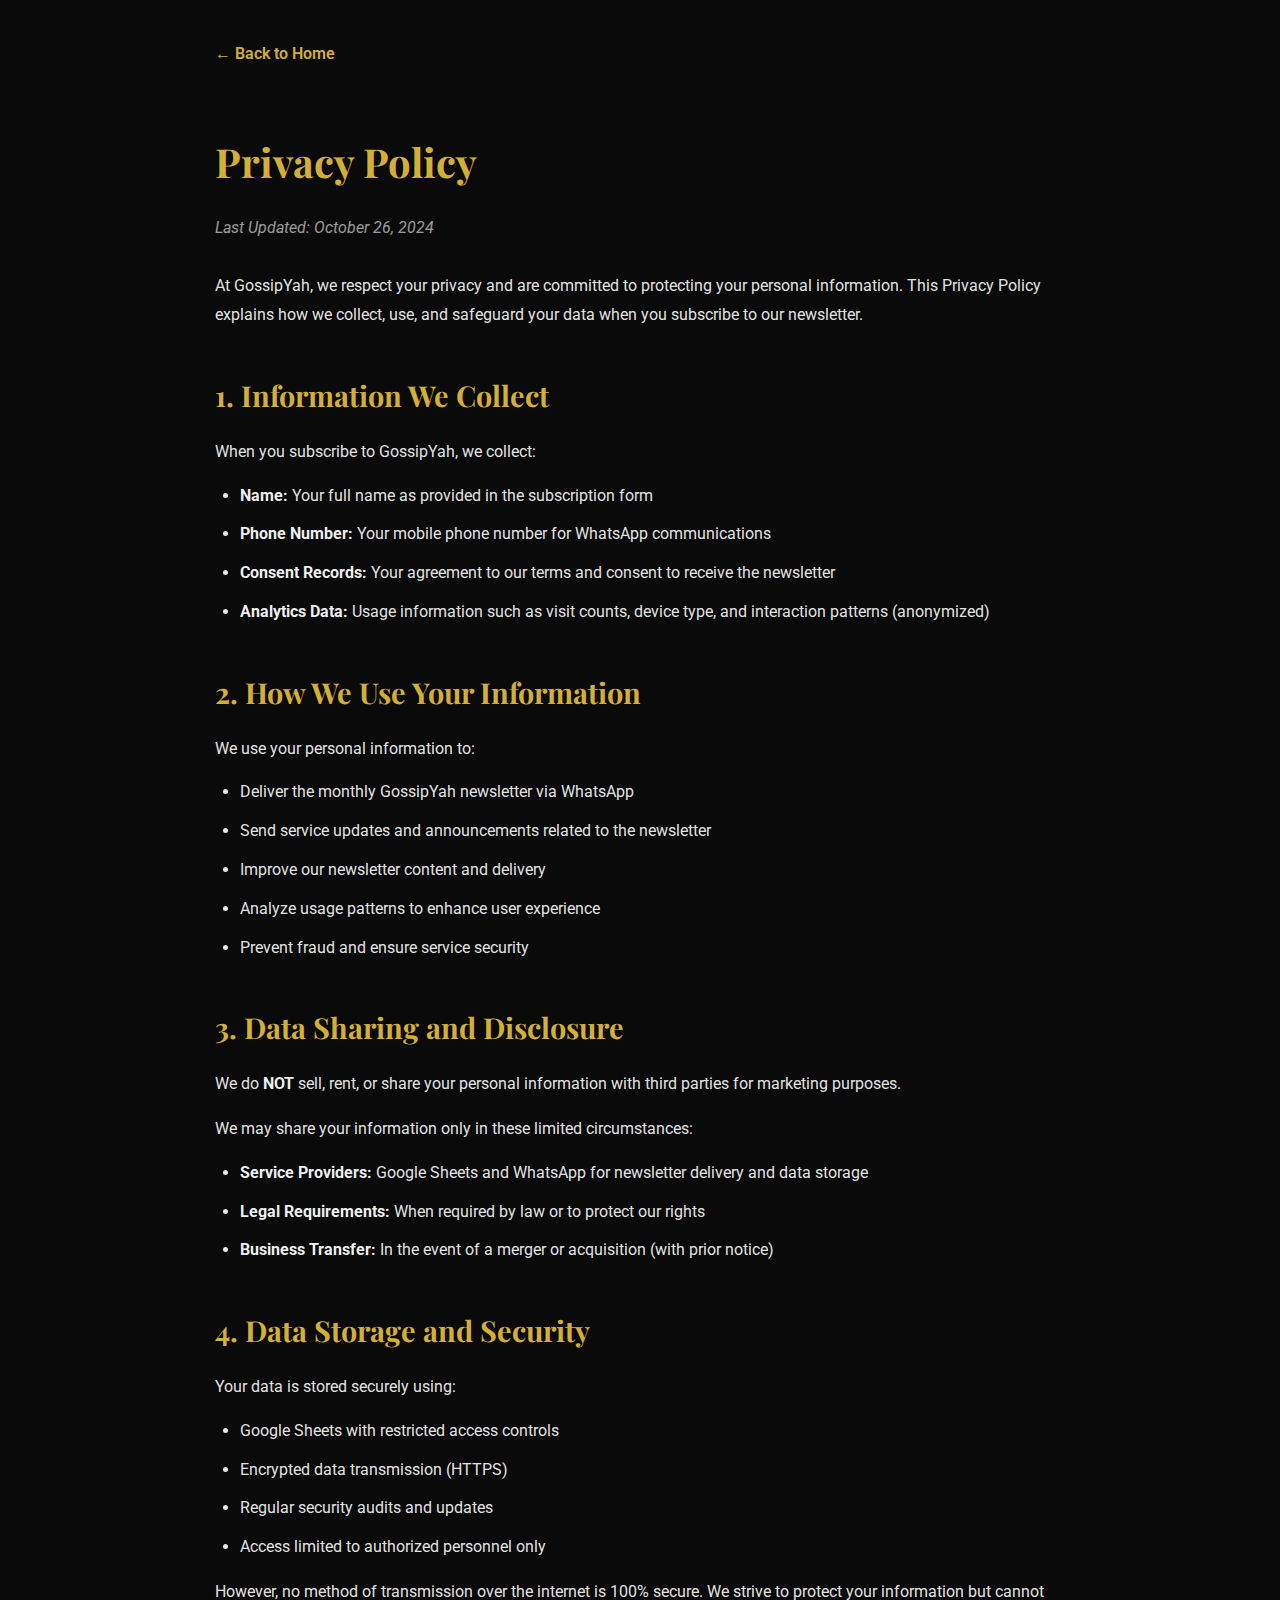
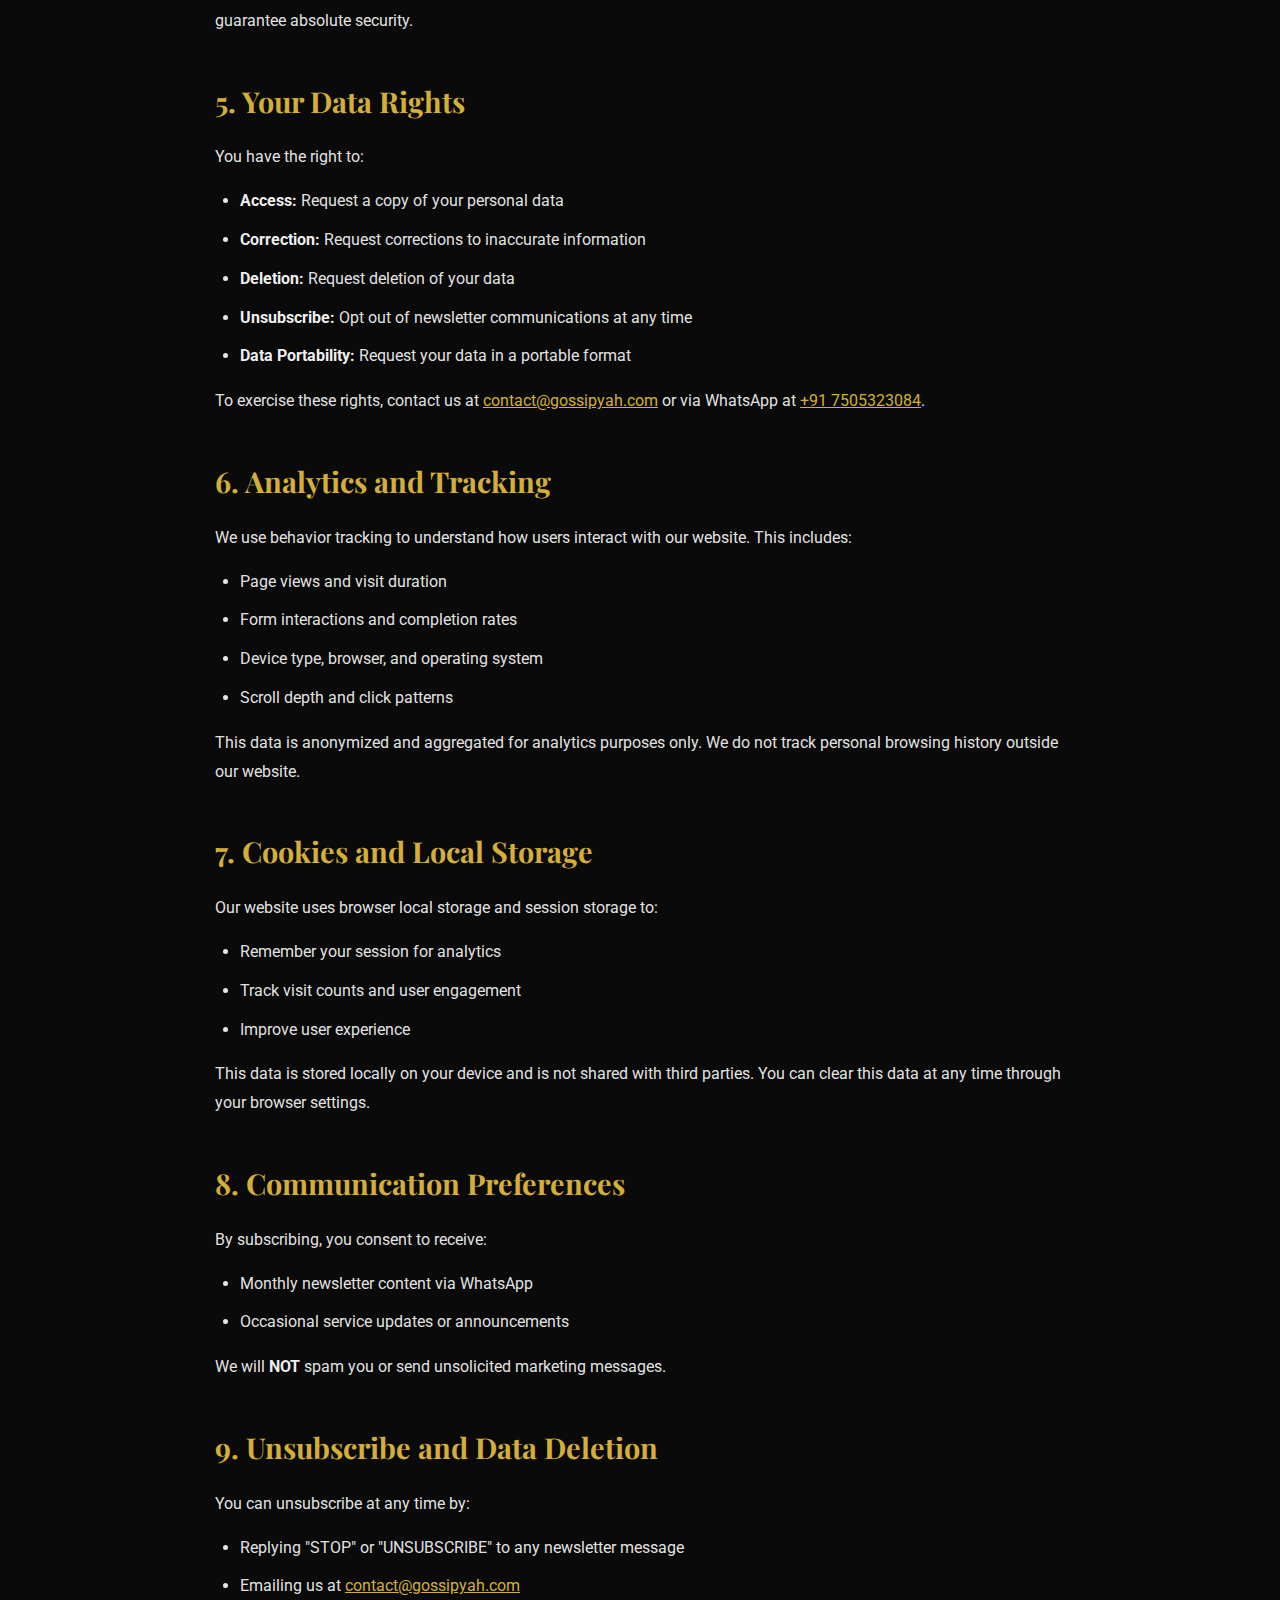
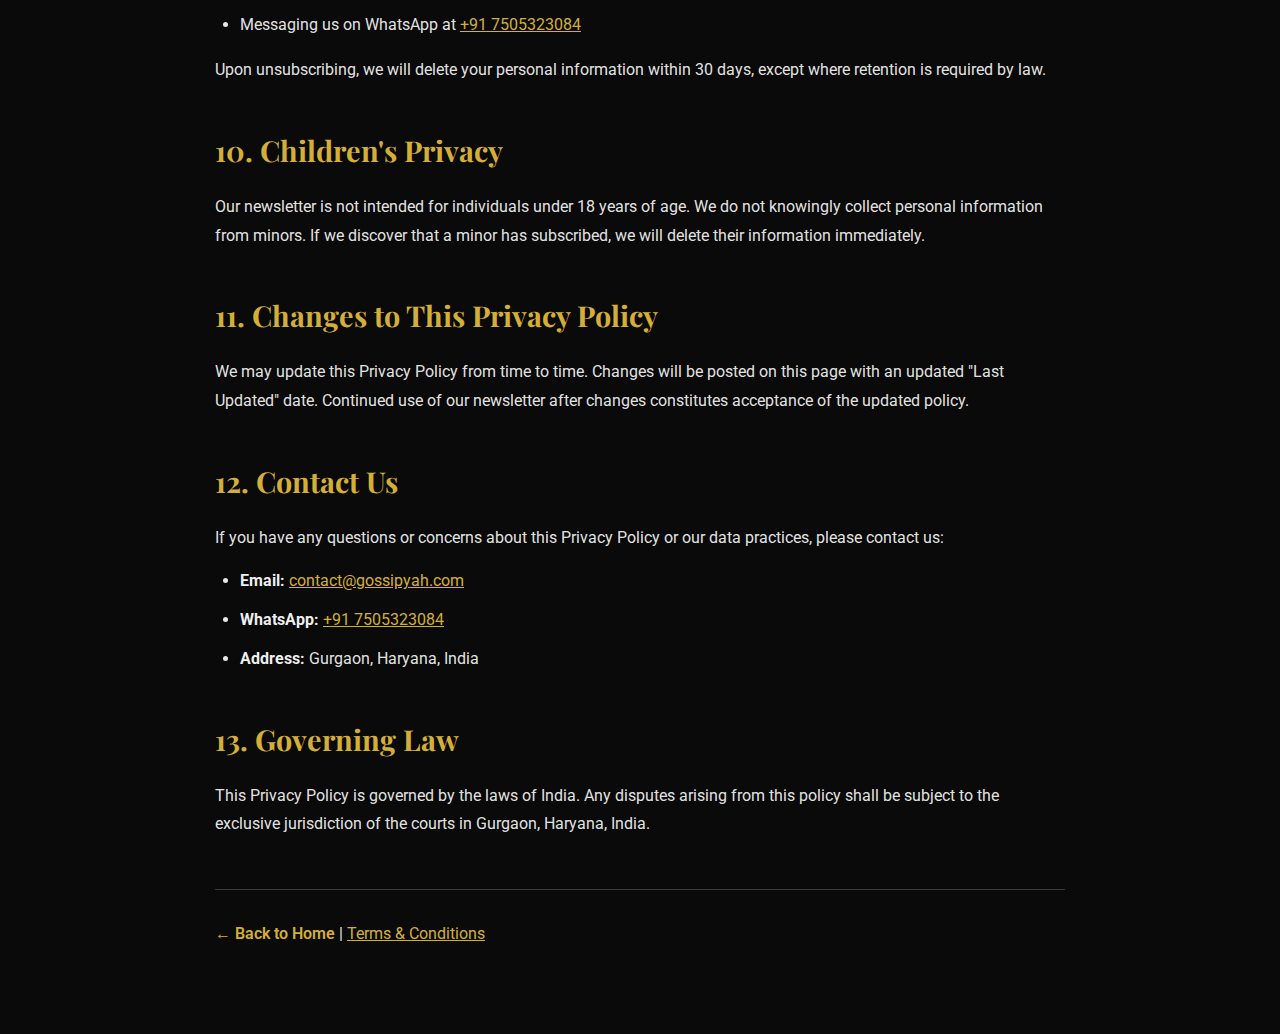
<file: privacy.html>
<!DOCTYPE html>
<html lang="en">
<head>
    <meta charset="UTF-8">
    <meta name="viewport" content="width=device-width, initial-scale=1.0">
    <title>Privacy Policy | GossipYah</title>
    <meta name="robots" content="noindex, nofollow">
    
    <link rel="preconnect" href="https://fonts.googleapis.com">
    <link rel="preconnect" href="https://fonts.gstatic.com" crossorigin>
    <link href="https://fonts.googleapis.com/css2?family=Playfair+Display:wght@400;700&family=Roboto:wght@300;400;600&display=swap" rel="stylesheet">
    
    <style>
        :root {
            --color-black: #0a0a0a;
            --color-white: #ffffff;
            --color-gold: #D4AF37;
            --font-heading: 'Playfair Display', serif;
            --font-body: 'Roboto', sans-serif;
        }
        
        * {
            box-sizing: border-box;
        }
        
        body {
            font-family: var(--font-body);
            background-color: var(--color-black);
            color: rgba(255, 255, 255, 0.9);
            line-height: 1.8;
            margin: 0;
            padding: 0;
        }
        
        .container {
            max-width: 900px;
            margin: 0 auto;
            padding: 40px 25px;
        }
        
        h1 {
            font-family: var(--font-heading);
            color: var(--color-gold);
            font-size: 2.5em;
            margin-bottom: 10px;
        }
        
        h2 {
            font-family: var(--font-heading);
            color: var(--color-gold);
            font-size: 1.8em;
            margin-top: 40px;
            margin-bottom: 15px;
        }
        
        h3 {
            color: rgba(255, 255, 255, 0.95);
            font-size: 1.3em;
            margin-top: 25px;
            margin-bottom: 10px;
        }
        
        p {
            margin-bottom: 15px;
        }
        
        ul {
            margin: 15px 0;
            padding-left: 25px;
        }
        
        li {
            margin-bottom: 10px;
        }
        
        a {
            color: var(--color-gold);
            text-decoration: underline;
        }
        
        a:hover {
            color: #FFD700;
        }
        
        .back-link {
            display: inline-block;
            margin-bottom: 30px;
            color: var(--color-gold);
            text-decoration: none;
            font-weight: 600;
        }
        
        .back-link:hover {
            text-decoration: underline;
        }
        
        .last-updated {
            color: rgba(255, 255, 255, 0.6);
            font-style: italic;
            margin-bottom: 30px;
        }
        
        strong {
            color: rgba(255, 255, 255, 0.95);
        }
    </style>
</head>
<body>
    <div class="container">
        <a href="index.html" class="back-link">← Back to Home</a>
        
        <h1>Privacy Policy</h1>
        <p class="last-updated">Last Updated: October 26, 2024</p>
        
        <p>At GossipYah, we respect your privacy and are committed to protecting your personal information. This Privacy Policy explains how we collect, use, and safeguard your data when you subscribe to our newsletter.</p>
        
        <h2>1. Information We Collect</h2>
        <p>When you subscribe to GossipYah, we collect:</p>
        <ul>
            <li><strong>Name:</strong> Your full name as provided in the subscription form</li>
            <li><strong>Phone Number:</strong> Your mobile phone number for WhatsApp communications</li>
            <li><strong>Consent Records:</strong> Your agreement to our terms and consent to receive the newsletter</li>
            <li><strong>Analytics Data:</strong> Usage information such as visit counts, device type, and interaction patterns (anonymized)</li>
        </ul>
        
        <h2>2. How We Use Your Information</h2>
        <p>We use your personal information to:</p>
        <ul>
            <li>Deliver the monthly GossipYah newsletter via WhatsApp</li>
            <li>Send service updates and announcements related to the newsletter</li>
            <li>Improve our newsletter content and delivery</li>
            <li>Analyze usage patterns to enhance user experience</li>
            <li>Prevent fraud and ensure service security</li>
        </ul>
        
        <h2>3. Data Sharing and Disclosure</h2>
        <p>We do <strong>NOT</strong> sell, rent, or share your personal information with third parties for marketing purposes.</p>
        <p>We may share your information only in these limited circumstances:</p>
        <ul>
            <li><strong>Service Providers:</strong> Google Sheets and WhatsApp for newsletter delivery and data storage</li>
            <li><strong>Legal Requirements:</strong> When required by law or to protect our rights</li>
            <li><strong>Business Transfer:</strong> In the event of a merger or acquisition (with prior notice)</li>
        </ul>
        
        <h2>4. Data Storage and Security</h2>
        <p>Your data is stored securely using:</p>
        <ul>
            <li>Google Sheets with restricted access controls</li>
            <li>Encrypted data transmission (HTTPS)</li>
            <li>Regular security audits and updates</li>
            <li>Access limited to authorized personnel only</li>
        </ul>
        <p>However, no method of transmission over the internet is 100% secure. We strive to protect your information but cannot guarantee absolute security.</p>
        
        <h2>5. Your Data Rights</h2>
        <p>You have the right to:</p>
        <ul>
            <li><strong>Access:</strong> Request a copy of your personal data</li>
            <li><strong>Correction:</strong> Request corrections to inaccurate information</li>
            <li><strong>Deletion:</strong> Request deletion of your data</li>
            <li><strong>Unsubscribe:</strong> Opt out of newsletter communications at any time</li>
            <li><strong>Data Portability:</strong> Request your data in a portable format</li>
        </ul>
        <p>To exercise these rights, contact us at <a href="mailto:contact@gossipyah.com">contact@gossipyah.com</a> or via WhatsApp at <a href="https://wa.me/917505323084">+91 7505323084</a>.</p>
        
        <h2>6. Analytics and Tracking</h2>
        <p>We use behavior tracking to understand how users interact with our website. This includes:</p>
        <ul>
            <li>Page views and visit duration</li>
            <li>Form interactions and completion rates</li>
            <li>Device type, browser, and operating system</li>
            <li>Scroll depth and click patterns</li>
        </ul>
        <p>This data is anonymized and aggregated for analytics purposes only. We do not track personal browsing history outside our website.</p>
        
        <h2>7. Cookies and Local Storage</h2>
        <p>Our website uses browser local storage and session storage to:</p>
        <ul>
            <li>Remember your session for analytics</li>
            <li>Track visit counts and user engagement</li>
            <li>Improve user experience</li>
        </ul>
        <p>This data is stored locally on your device and is not shared with third parties. You can clear this data at any time through your browser settings.</p>
        
        <h2>8. Communication Preferences</h2>
        <p>By subscribing, you consent to receive:</p>
        <ul>
            <li>Monthly newsletter content via WhatsApp</li>
            <li>Occasional service updates or announcements</li>
        </ul>
        <p>We will <strong>NOT</strong> spam you or send unsolicited marketing messages.</p>
        
        <h2>9. Unsubscribe and Data Deletion</h2>
        <p>You can unsubscribe at any time by:</p>
        <ul>
            <li>Replying "STOP" or "UNSUBSCRIBE" to any newsletter message</li>
            <li>Emailing us at <a href="mailto:contact@gossipyah.com">contact@gossipyah.com</a></li>
            <li>Messaging us on WhatsApp at <a href="https://wa.me/917505323084">+91 7505323084</a></li>
        </ul>
        <p>Upon unsubscribing, we will delete your personal information within 30 days, except where retention is required by law.</p>
        
        <h2>10. Children's Privacy</h2>
        <p>Our newsletter is not intended for individuals under 18 years of age. We do not knowingly collect personal information from minors. If we discover that a minor has subscribed, we will delete their information immediately.</p>
        
        <h2>11. Changes to This Privacy Policy</h2>
        <p>We may update this Privacy Policy from time to time. Changes will be posted on this page with an updated "Last Updated" date. Continued use of our newsletter after changes constitutes acceptance of the updated policy.</p>
        
        <h2>12. Contact Us</h2>
        <p>If you have any questions or concerns about this Privacy Policy or our data practices, please contact us:</p>
        <ul>
            <li><strong>Email:</strong> <a href="mailto:contact@gossipyah.com">contact@gossipyah.com</a></li>
            <li><strong>WhatsApp:</strong> <a href="https://wa.me/917505323084">+91 7505323084</a></li>
            <li><strong>Address:</strong> Gurgaon, Haryana, India</li>
        </ul>
        
        <h2>13. Governing Law</h2>
        <p>This Privacy Policy is governed by the laws of India. Any disputes arising from this policy shall be subject to the exclusive jurisdiction of the courts in Gurgaon, Haryana, India.</p>
        
        <hr style="border: 0; border-top: 1px solid rgba(255,255,255,0.2); margin: 50px 0 30px 0;">
        
        <p>
            <a href="index.html" class="back-link">← Back to Home</a> | 
            <a href="terms.html" style="color: var(--color-gold); text-decoration: underline;">Terms & Conditions</a>
        </p>
    </div>
</body>
</html>
</file>
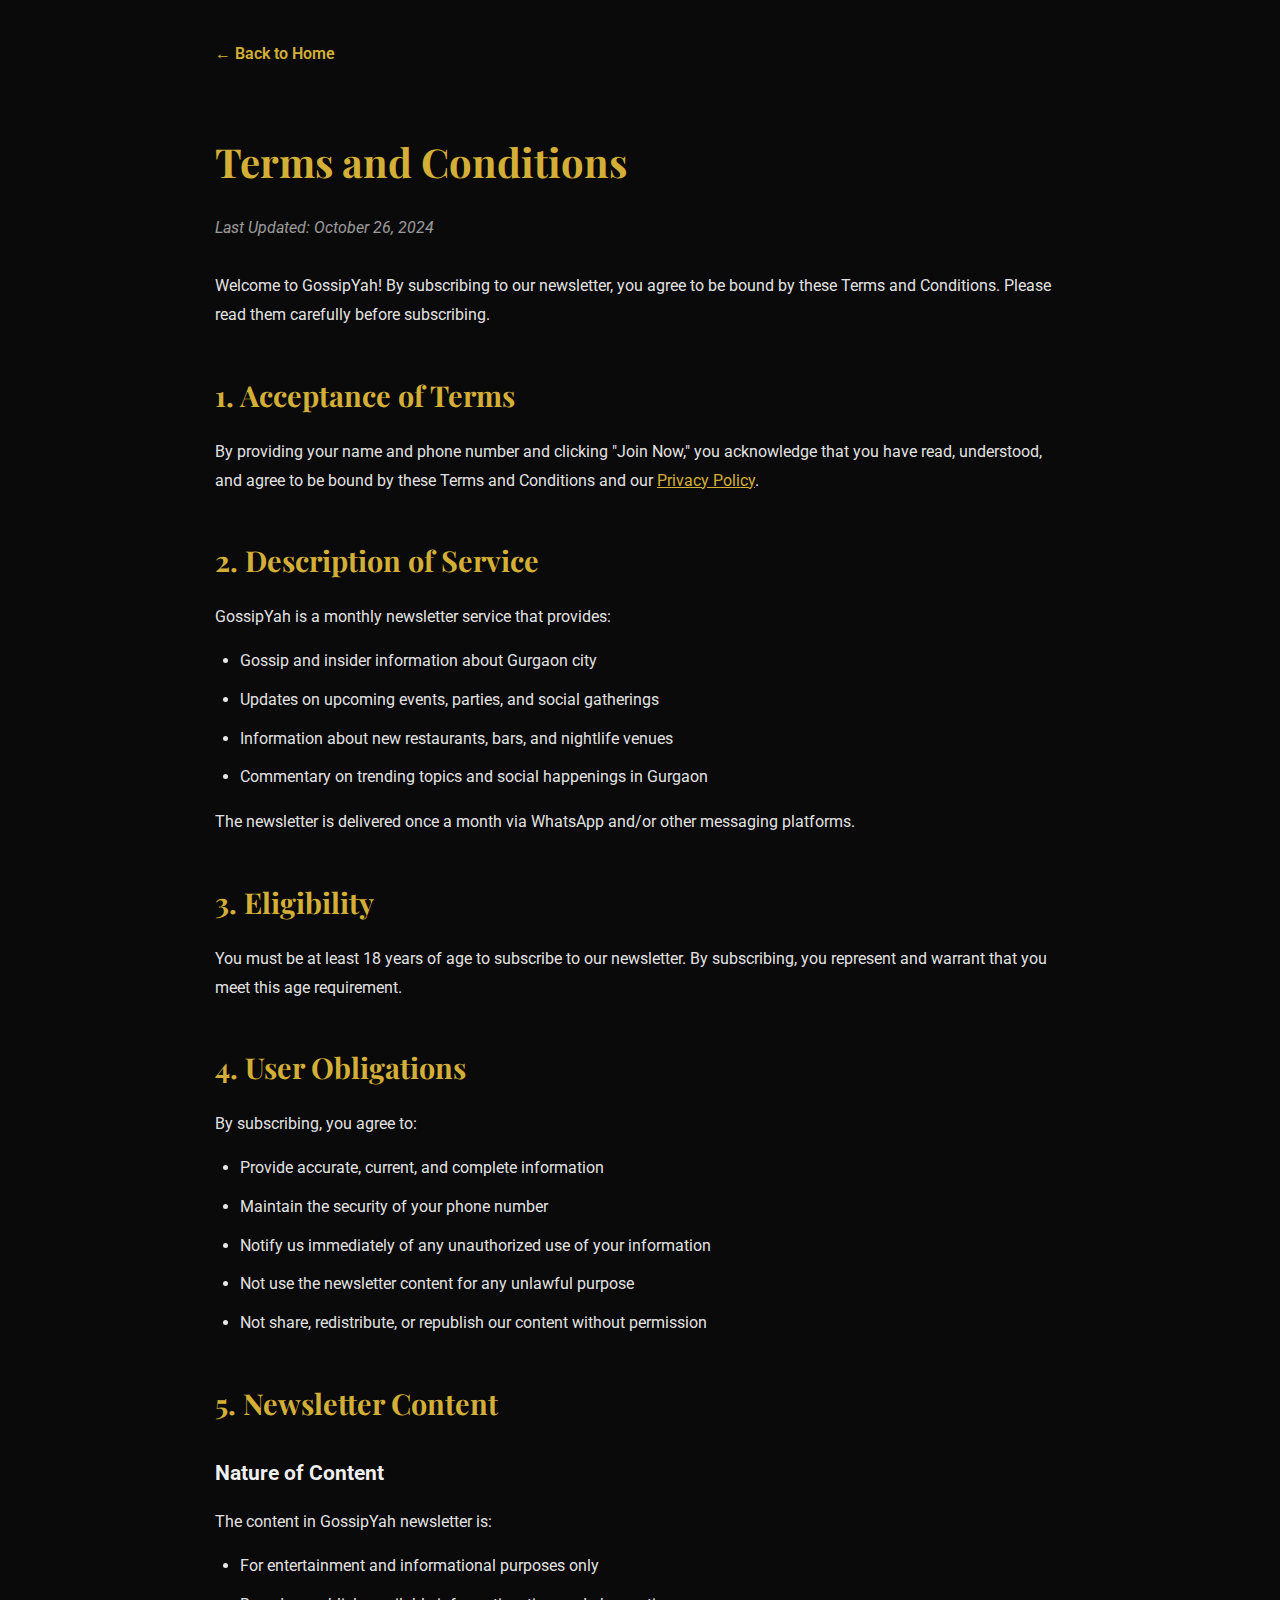
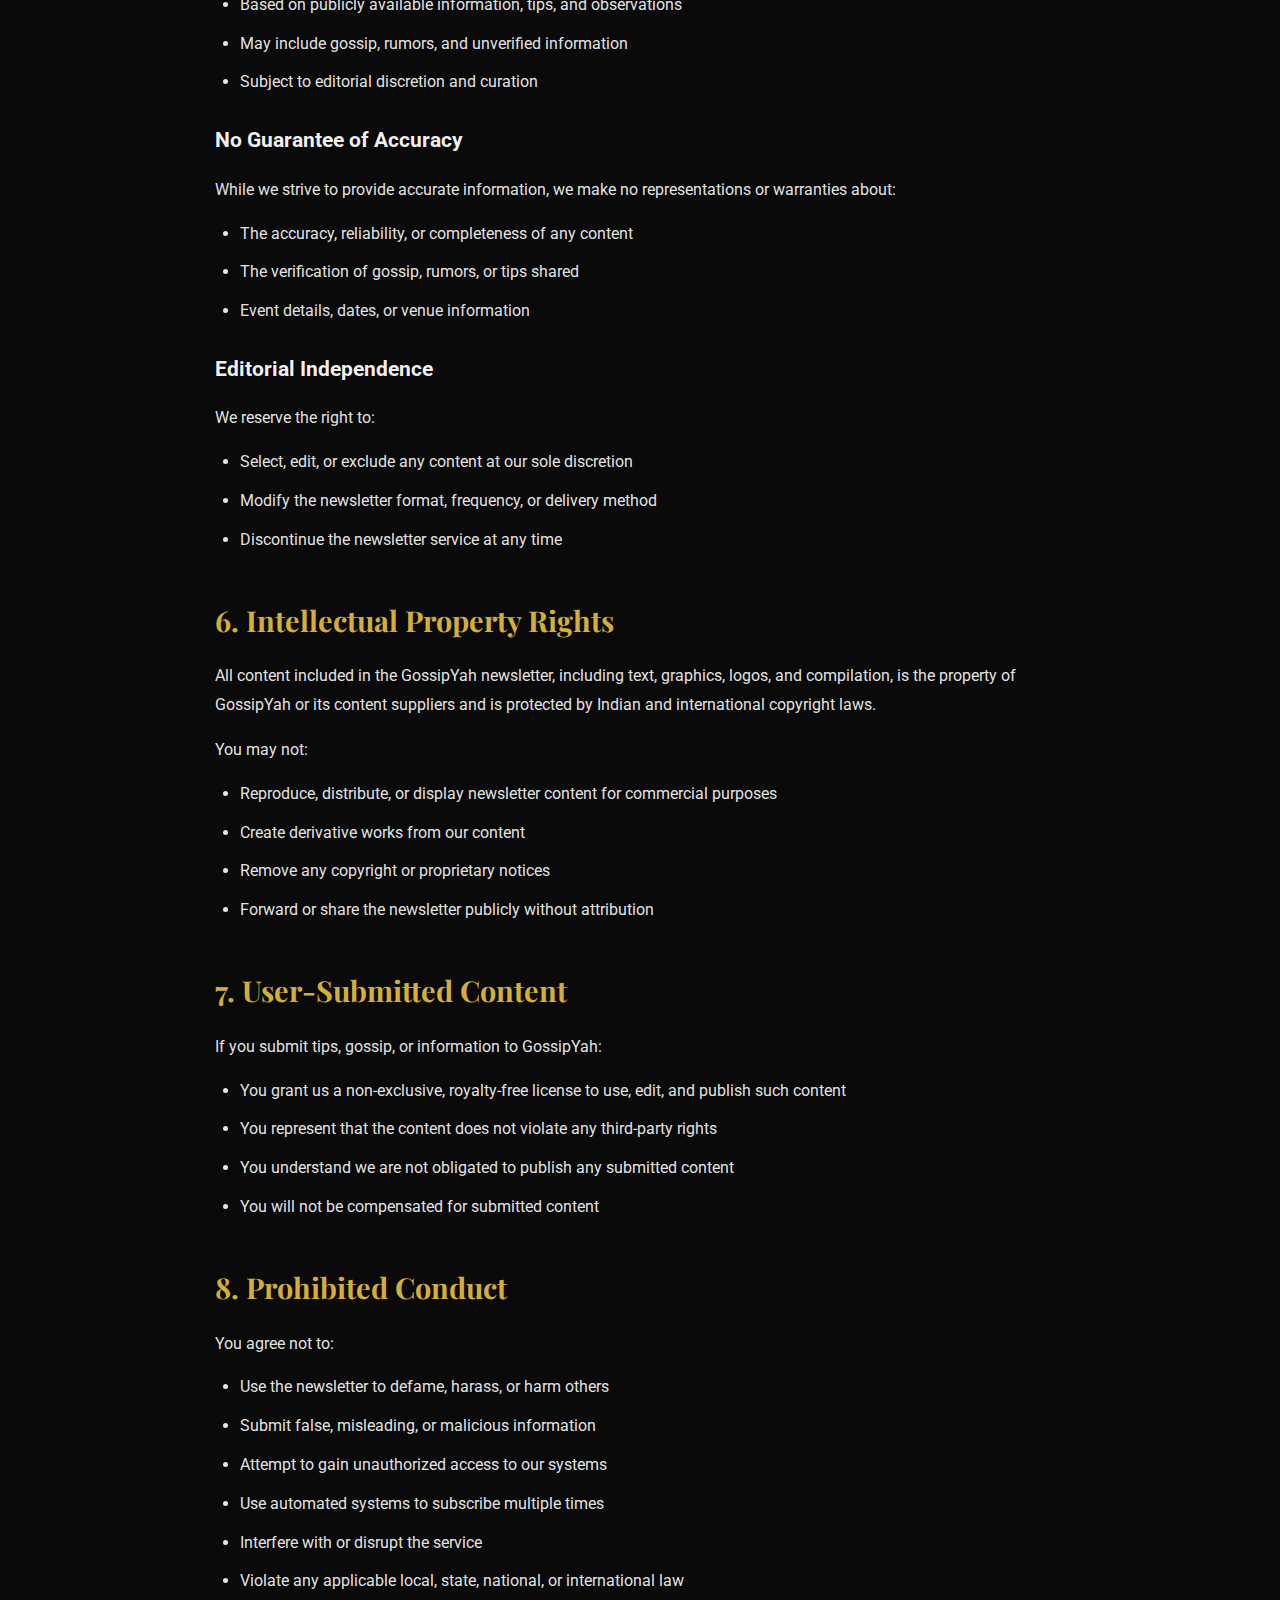
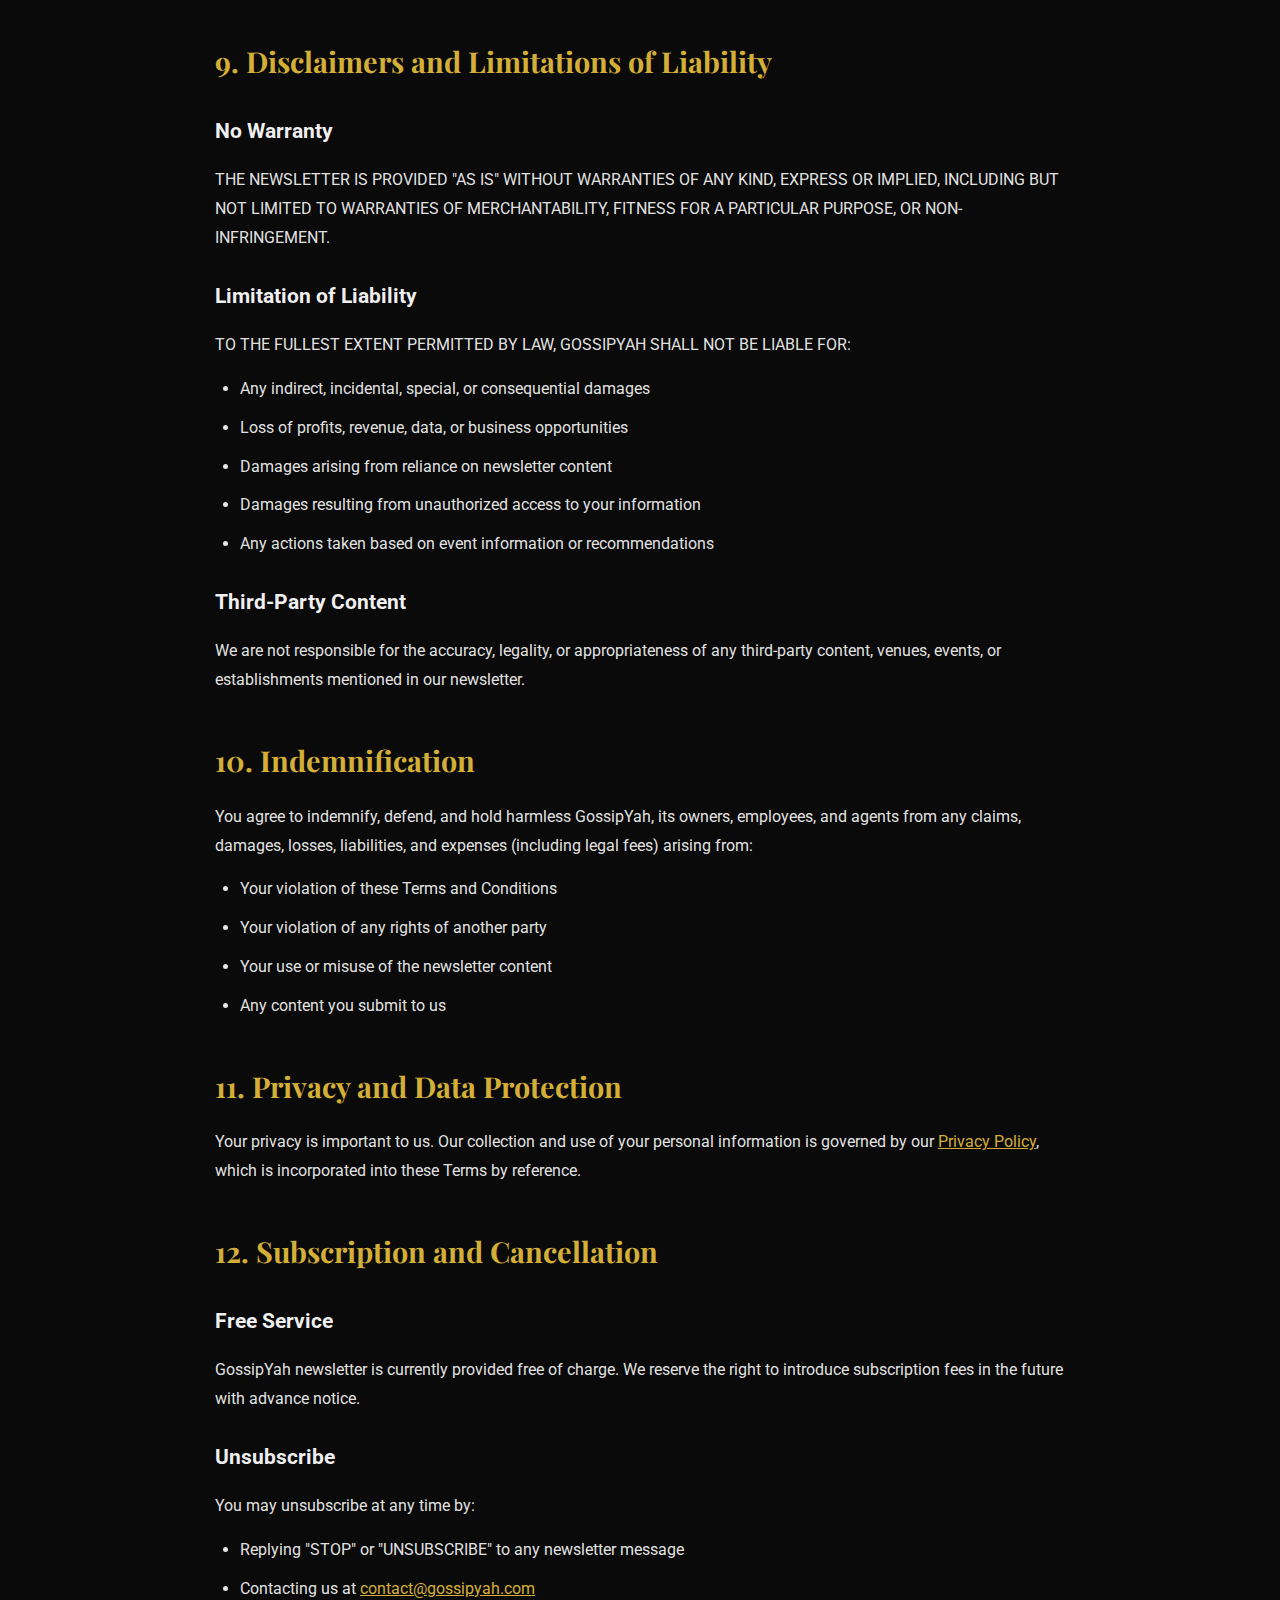
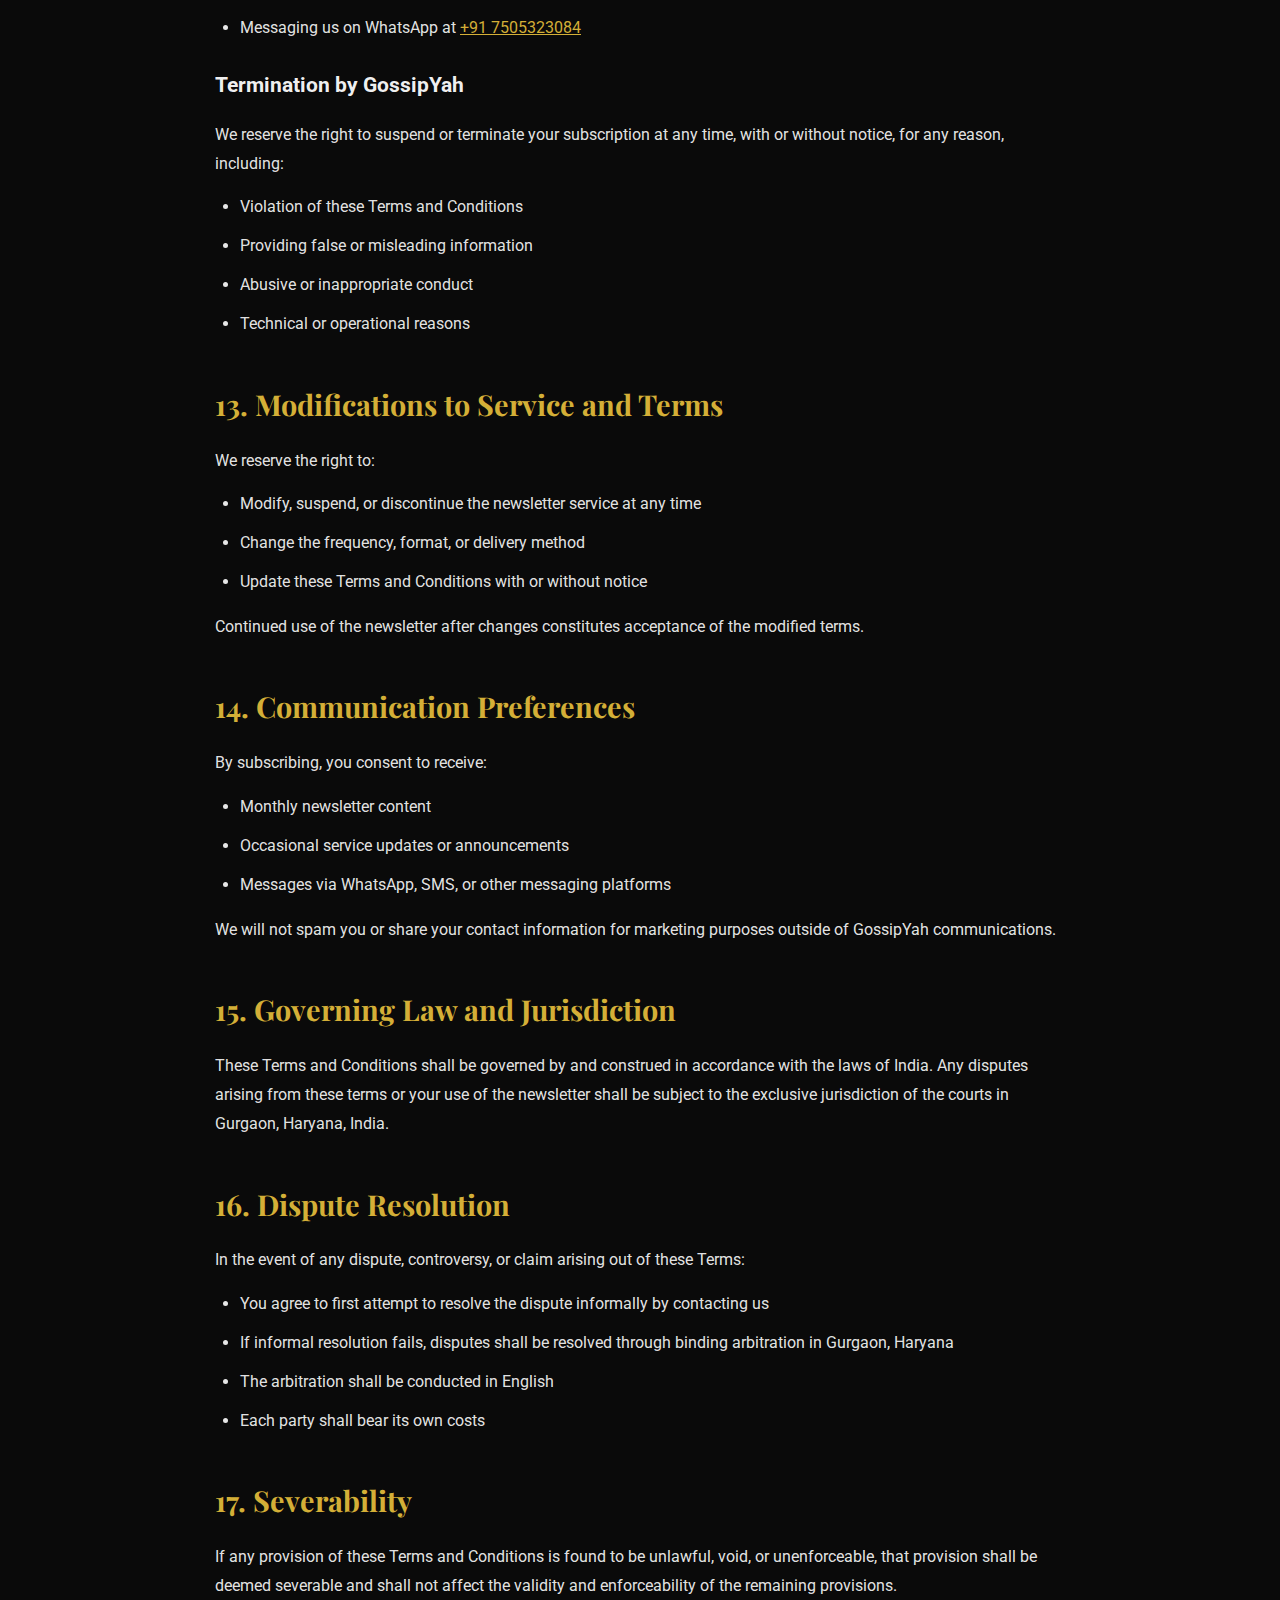
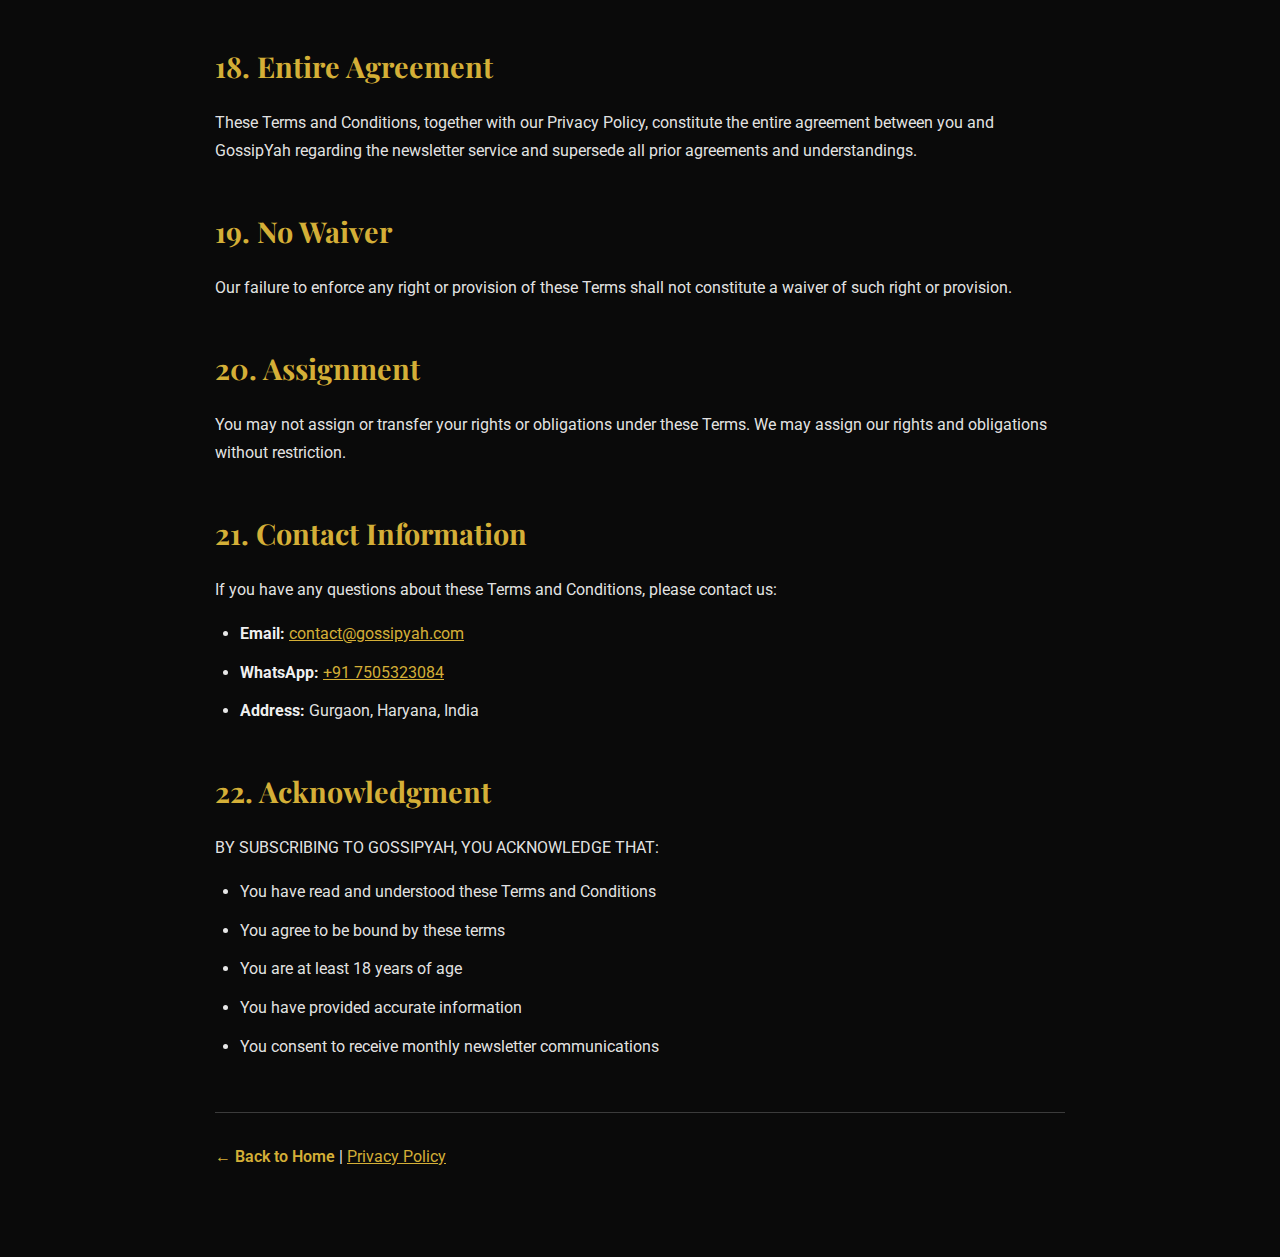
<file: Terms.html>
<!DOCTYPE html>
<html lang="en">
<head>
    <meta charset="UTF-8">
    <meta name="viewport" content="width=device-width, initial-scale=1.0">
    <title>Terms and Conditions | GossipYah</title>
    <meta name="robots" content="noindex, nofollow">
    
    <link rel="preconnect" href="https://fonts.googleapis.com">
    <link rel="preconnect" href="https://fonts.gstatic.com" crossorigin>
    <link href="https://fonts.googleapis.com/css2?family=Playfair+Display:wght@400;700&family=Roboto:wght@300;400;600&display=swap" rel="stylesheet">
    
    <style>
        :root {
            --color-black: #0a0a0a;
            --color-white: #ffffff;
            --color-gold: #D4AF37;
            --font-heading: 'Playfair Display', serif;
            --font-body: 'Roboto', sans-serif;
        }
        
        * {
            box-sizing: border-box;
        }
        
        body {
            font-family: var(--font-body);
            background-color: var(--color-black);
            color: rgba(255, 255, 255, 0.9);
            line-height: 1.8;
            margin: 0;
            padding: 0;
        }
        
        .container {
            max-width: 900px;
            margin: 0 auto;
            padding: 40px 25px;
        }
        
        h1 {
            font-family: var(--font-heading);
            color: var(--color-gold);
            font-size: 2.5em;
            margin-bottom: 10px;
        }
        
        h2 {
            font-family: var(--font-heading);
            color: var(--color-gold);
            font-size: 1.8em;
            margin-top: 40px;
            margin-bottom: 15px;
        }
        
        h3 {
            color: rgba(255, 255, 255, 0.95);
            font-size: 1.3em;
            margin-top: 25px;
            margin-bottom: 10px;
        }
        
        p {
            margin-bottom: 15px;
        }
        
        ul {
            margin: 15px 0;
            padding-left: 25px;
        }
        
        li {
            margin-bottom: 10px;
        }
        
        a {
            color: var(--color-gold);
            text-decoration: underline;
        }
        
        a:hover {
            color: #FFD700;
        }
        
        .back-link {
            display: inline-block;
            margin-bottom: 30px;
            color: var(--color-gold);
            text-decoration: none;
            font-weight: 600;
        }
        
        .back-link:hover {
            text-decoration: underline;
        }
        
        .last-updated {
            color: rgba(255, 255, 255, 0.6);
            font-style: italic;
            margin-bottom: 30px;
        }
        
        strong {
            color: rgba(255, 255, 255, 0.95);
        }
    </style>
</head>
<body>
    <div class="container">
        <a href="index.html" class="back-link">← Back to Home</a>
        
        <h1>Terms and Conditions</h1>
        <p class="last-updated">Last Updated: October 26, 2024</p>
        
        <p>Welcome to GossipYah! By subscribing to our newsletter, you agree to be bound by these Terms and Conditions. Please read them carefully before subscribing.</p>
        
        <h2>1. Acceptance of Terms</h2>
        <p>By providing your name and phone number and clicking "Join Now," you acknowledge that you have read, understood, and agree to be bound by these Terms and Conditions and our <a href="privacy.html">Privacy Policy</a>.</p>
        
        <h2>2. Description of Service</h2>
        <p>GossipYah is a monthly newsletter service that provides:</p>
        <ul>
            <li>Gossip and insider information about Gurgaon city</li>
            <li>Updates on upcoming events, parties, and social gatherings</li>
            <li>Information about new restaurants, bars, and nightlife venues</li>
            <li>Commentary on trending topics and social happenings in Gurgaon</li>
        </ul>
        <p>The newsletter is delivered once a month via WhatsApp and/or other messaging platforms.</p>
        
        <h2>3. Eligibility</h2>
        <p>You must be at least 18 years of age to subscribe to our newsletter. By subscribing, you represent and warrant that you meet this age requirement.</p>
        
        <h2>4. User Obligations</h2>
        <p>By subscribing, you agree to:</p>
        <ul>
            <li>Provide accurate, current, and complete information</li>
            <li>Maintain the security of your phone number</li>
            <li>Notify us immediately of any unauthorized use of your information</li>
            <li>Not use the newsletter content for any unlawful purpose</li>
            <li>Not share, redistribute, or republish our content without permission</li>
        </ul>
        
        <h2>5. Newsletter Content</h2>
        
        <h3>Nature of Content</h3>
        <p>The content in GossipYah newsletter is:</p>
        <ul>
            <li>For entertainment and informational purposes only</li>
            <li>Based on publicly available information, tips, and observations</li>
            <li>May include gossip, rumors, and unverified information</li>
            <li>Subject to editorial discretion and curation</li>
        </ul>
        
        <h3>No Guarantee of Accuracy</h3>
        <p>While we strive to provide accurate information, we make no representations or warranties about:</p>
        <ul>
            <li>The accuracy, reliability, or completeness of any content</li>
            <li>The verification of gossip, rumors, or tips shared</li>
            <li>Event details, dates, or venue information</li>
        </ul>
        
        <h3>Editorial Independence</h3>
        <p>We reserve the right to:</p>
        <ul>
            <li>Select, edit, or exclude any content at our sole discretion</li>
            <li>Modify the newsletter format, frequency, or delivery method</li>
            <li>Discontinue the newsletter service at any time</li>
        </ul>
        
        <h2>6. Intellectual Property Rights</h2>
        <p>All content included in the GossipYah newsletter, including text, graphics, logos, and compilation, is the property of GossipYah or its content suppliers and is protected by Indian and international copyright laws.</p>
        
        <p>You may not:</p>
        <ul>
            <li>Reproduce, distribute, or display newsletter content for commercial purposes</li>
            <li>Create derivative works from our content</li>
            <li>Remove any copyright or proprietary notices</li>
            <li>Forward or share the newsletter publicly without attribution</li>
        </ul>
        
        <h2>7. User-Submitted Content</h2>
        <p>If you submit tips, gossip, or information to GossipYah:</p>
        <ul>
            <li>You grant us a non-exclusive, royalty-free license to use, edit, and publish such content</li>
            <li>You represent that the content does not violate any third-party rights</li>
            <li>You understand we are not obligated to publish any submitted content</li>
            <li>You will not be compensated for submitted content</li>
        </ul>
        
        <h2>8. Prohibited Conduct</h2>
        <p>You agree not to:</p>
        <ul>
            <li>Use the newsletter to defame, harass, or harm others</li>
            <li>Submit false, misleading, or malicious information</li>
            <li>Attempt to gain unauthorized access to our systems</li>
            <li>Use automated systems to subscribe multiple times</li>
            <li>Interfere with or disrupt the service</li>
            <li>Violate any applicable local, state, national, or international law</li>
        </ul>
        
        <h2>9. Disclaimers and Limitations of Liability</h2>
        
        <h3>No Warranty</h3>
        <p>THE NEWSLETTER IS PROVIDED "AS IS" WITHOUT WARRANTIES OF ANY KIND, EXPRESS OR IMPLIED, INCLUDING BUT NOT LIMITED TO WARRANTIES OF MERCHANTABILITY, FITNESS FOR A PARTICULAR PURPOSE, OR NON-INFRINGEMENT.</p>
        
        <h3>Limitation of Liability</h3>
        <p>TO THE FULLEST EXTENT PERMITTED BY LAW, GOSSIPYAH SHALL NOT BE LIABLE FOR:</p>
        <ul>
            <li>Any indirect, incidental, special, or consequential damages</li>
            <li>Loss of profits, revenue, data, or business opportunities</li>
            <li>Damages arising from reliance on newsletter content</li>
            <li>Damages resulting from unauthorized access to your information</li>
            <li>Any actions taken based on event information or recommendations</li>
        </ul>
        
        <h3>Third-Party Content</h3>
        <p>We are not responsible for the accuracy, legality, or appropriateness of any third-party content, venues, events, or establishments mentioned in our newsletter.</p>
        
        <h2>10. Indemnification</h2>
        <p>You agree to indemnify, defend, and hold harmless GossipYah, its owners, employees, and agents from any claims, damages, losses, liabilities, and expenses (including legal fees) arising from:</p>
        <ul>
            <li>Your violation of these Terms and Conditions</li>
            <li>Your violation of any rights of another party</li>
            <li>Your use or misuse of the newsletter content</li>
            <li>Any content you submit to us</li>
        </ul>
        
        <h2>11. Privacy and Data Protection</h2>
        <p>Your privacy is important to us. Our collection and use of your personal information is governed by our <a href="privacy.html">Privacy Policy</a>, which is incorporated into these Terms by reference.</p>
        
        <h2>12. Subscription and Cancellation</h2>
        
        <h3>Free Service</h3>
        <p>GossipYah newsletter is currently provided free of charge. We reserve the right to introduce subscription fees in the future with advance notice.</p>
        
        <h3>Unsubscribe</h3>
        <p>You may unsubscribe at any time by:</p>
        <ul>
            <li>Replying "STOP" or "UNSUBSCRIBE" to any newsletter message</li>
            <li>Contacting us at <a href="mailto:contact@gossipyah.com">contact@gossipyah.com</a></li>
            <li>Messaging us on WhatsApp at <a href="https://wa.me/917505323084">+91 7505323084</a></li>
        </ul>
        
        <h3>Termination by GossipYah</h3>
        <p>We reserve the right to suspend or terminate your subscription at any time, with or without notice, for any reason, including:</p>
        <ul>
            <li>Violation of these Terms and Conditions</li>
            <li>Providing false or misleading information</li>
            <li>Abusive or inappropriate conduct</li>
            <li>Technical or operational reasons</li>
        </ul>
        
        <h2>13. Modifications to Service and Terms</h2>
        <p>We reserve the right to:</p>
        <ul>
            <li>Modify, suspend, or discontinue the newsletter service at any time</li>
            <li>Change the frequency, format, or delivery method</li>
            <li>Update these Terms and Conditions with or without notice</li>
        </ul>
        <p>Continued use of the newsletter after changes constitutes acceptance of the modified terms.</p>
        
        <h2>14. Communication Preferences</h2>
        <p>By subscribing, you consent to receive:</p>
        <ul>
            <li>Monthly newsletter content</li>
            <li>Occasional service updates or announcements</li>
            <li>Messages via WhatsApp, SMS, or other messaging platforms</li>
        </ul>
        <p>We will not spam you or share your contact information for marketing purposes outside of GossipYah communications.</p>
        
        <h2>15. Governing Law and Jurisdiction</h2>
        <p>These Terms and Conditions shall be governed by and construed in accordance with the laws of India. Any disputes arising from these terms or your use of the newsletter shall be subject to the exclusive jurisdiction of the courts in Gurgaon, Haryana, India.</p>
        
        <h2>16. Dispute Resolution</h2>
        <p>In the event of any dispute, controversy, or claim arising out of these Terms:</p>
        <ul>
            <li>You agree to first attempt to resolve the dispute informally by contacting us</li>
            <li>If informal resolution fails, disputes shall be resolved through binding arbitration in Gurgaon, Haryana</li>
            <li>The arbitration shall be conducted in English</li>
            <li>Each party shall bear its own costs</li>
        </ul>
        
        <h2>17. Severability</h2>
        <p>If any provision of these Terms and Conditions is found to be unlawful, void, or unenforceable, that provision shall be deemed severable and shall not affect the validity and enforceability of the remaining provisions.</p>
        
        <h2>18. Entire Agreement</h2>
        <p>These Terms and Conditions, together with our Privacy Policy, constitute the entire agreement between you and GossipYah regarding the newsletter service and supersede all prior agreements and understandings.</p>
        
        <h2>19. No Waiver</h2>
        <p>Our failure to enforce any right or provision of these Terms shall not constitute a waiver of such right or provision.</p>
        
        <h2>20. Assignment</h2>
        <p>You may not assign or transfer your rights or obligations under these Terms. We may assign our rights and obligations without restriction.</p>
        
        <h2>21. Contact Information</h2>
        <p>If you have any questions about these Terms and Conditions, please contact us:</p>
        <ul>
            <li><strong>Email:</strong> <a href="mailto:contact@gossipyah.com">contact@gossipyah.com</a></li>
            <li><strong>WhatsApp:</strong> <a href="https://wa.me/917505323084">+91 7505323084</a></li>
            <li><strong>Address:</strong> Gurgaon, Haryana, India</li>
        </ul>
        
        <h2>22. Acknowledgment</h2>
        <p>BY SUBSCRIBING TO GOSSIPYAH, YOU ACKNOWLEDGE THAT:</p>
        <ul>
            <li>You have read and understood these Terms and Conditions</li>
            <li>You agree to be bound by these terms</li>
            <li>You are at least 18 years of age</li>
            <li>You have provided accurate information</li>
            <li>You consent to receive monthly newsletter communications</li>
        </ul>
        
        <hr style="border: 0; border-top: 1px solid rgba(255,255,255,0.2); margin: 50px 0 30px 0;">
        
        <p>
            <a href="index.html" class="back-link">← Back to Home</a> | 
            <a href="privacy.html" style="color: var(--color-gold); text-decoration: underline;">Privacy Policy</a>
        </p>
    </div>
</body>
</html>
</file>
